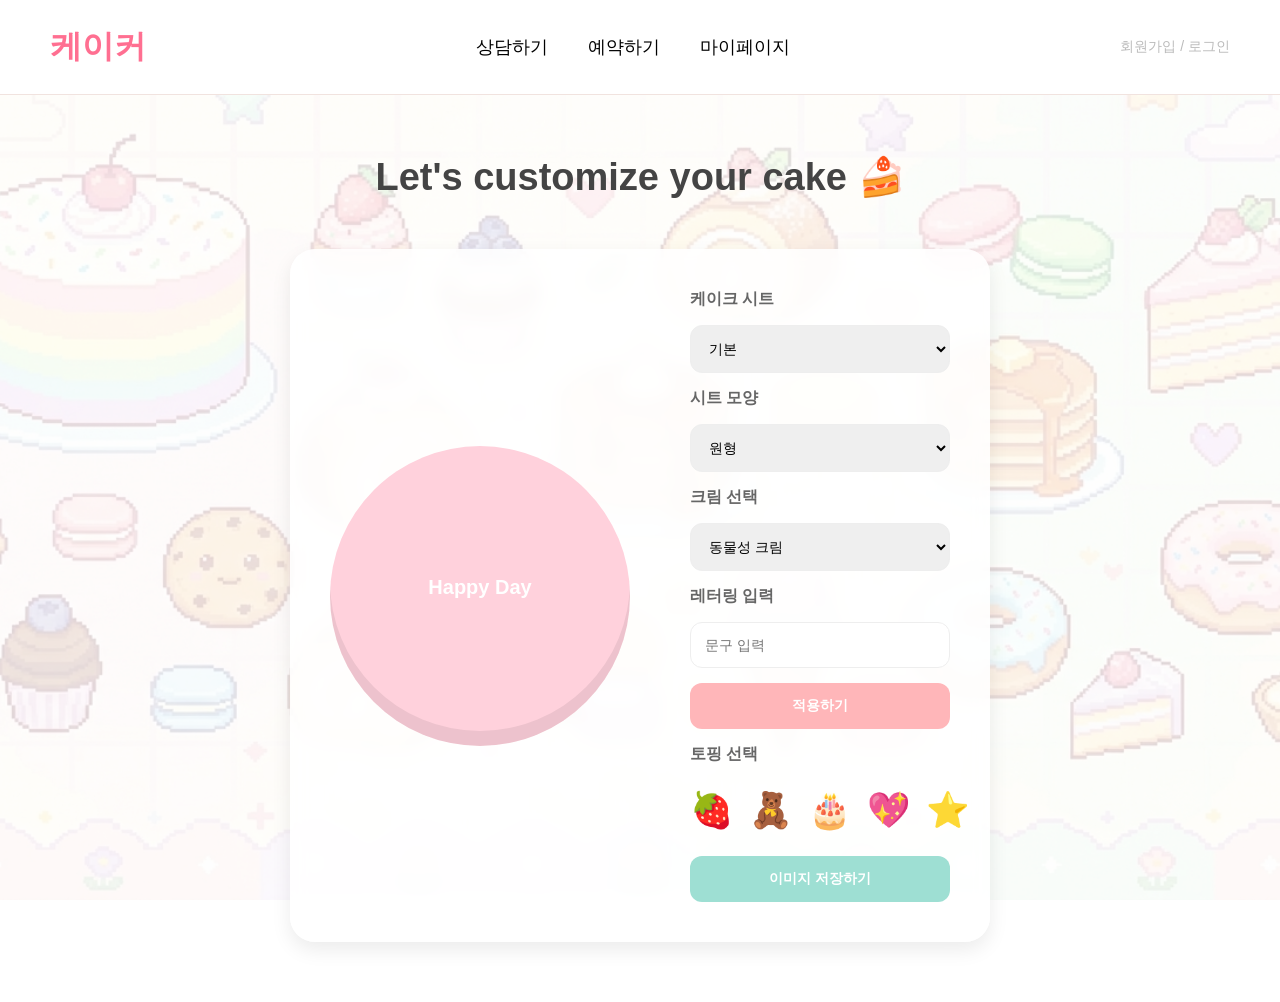
<file: index.html>
<!DOCTYPE html>
<html lang="ko">
<head>
    <meta charset="UTF-8">
    <meta name="viewport" content="width=device-width, initial-scale=1.0">
    <title>dejaja</title>
    <link rel="stylesheet" href="style.css">
</head>
<body>

<header>
    <div class="logo">케이커</div>

    <nav>
        <ul>
            <li>상담하기</li>
            <li>예약하기</li>
            <li>마이페이지</li>
        </ul>
    </nav>

    <div class="auth">
        <a href="signup.html">회원가입</a> /
        <a href="login.html">로그인</a>
    </div>
</header>

<main>
    <h1>Let's customize your cake 🍰</h1>

    <section class="custom-section">
        <div class="custom-box">

            <!-- 케이크 -->
            <div class="cake heart-cake" id="cake" ondrop="drop(event)" ondragover="allowDrop(event)">
                <div id="lettering" class="lettering">Happy Day</div>
            </div>

            <!-- 옵션 -->
            <div class="controls">

                <label>케이크 시트</label>
                <select>
                    <option>기본</option>
                    <option>초코</option>
                    <option>바닐라</option>
                </select>

                <label>시트 모양</label>
                <select>
                    <option>원형</option>
                    <option>하트</option>
                    <option>반원</option>
                    <option>사각형</option>
                </select>

                <label>크림 선택</label>
                <select>
                    <option>동물성 크림</option>
                    <option>식물성 크림</option>
                    <option>요거트 크림</option>
                </select>

                <label>레터링 입력</label>
                <input type="text" id="letterInput" placeholder="문구 입력">
                <button onclick="changeLetter()">적용하기</button>

                <label>토핑 선택</label>
                <div class="toppings">
                    <span draggable="true" ondragstart="drag(event)">🍓</span>
                    <span draggable="true" ondragstart="drag(event)">🧸</span>
                    <span draggable="true" ondragstart="drag(event)">🎂</span>
                    <span draggable="true" ondragstart="drag(event)">💖</span>
                    <span draggable="true" ondragstart="drag(event)">⭐</span>
                </div>

                <button class="save-btn">이미지 저장하기</button>

            </div>
        </div>
    </section>
</main>

<script>
function allowDrop(ev) {
    ev.preventDefault();
}

function drag(ev) {
    ev.dataTransfer.setData("text", ev.target.innerText);
}

function drop(ev) {
    ev.preventDefault();

    const data = ev.dataTransfer.getData("text");
    const topping = document.createElement("div");

    topping.innerText = data;
    topping.className = "dropped-item";
    topping.style.left = (ev.offsetX - 15) + "px";
    topping.style.top = (ev.offsetY - 15) + "px";

    document.getElementById("cake").appendChild(topping);
}

function changeLetter() {
    const text = document.getElementById("letterInput").value;
    document.getElementById("lettering").innerText = text;
}
</script>

</body>
</html>
</file>
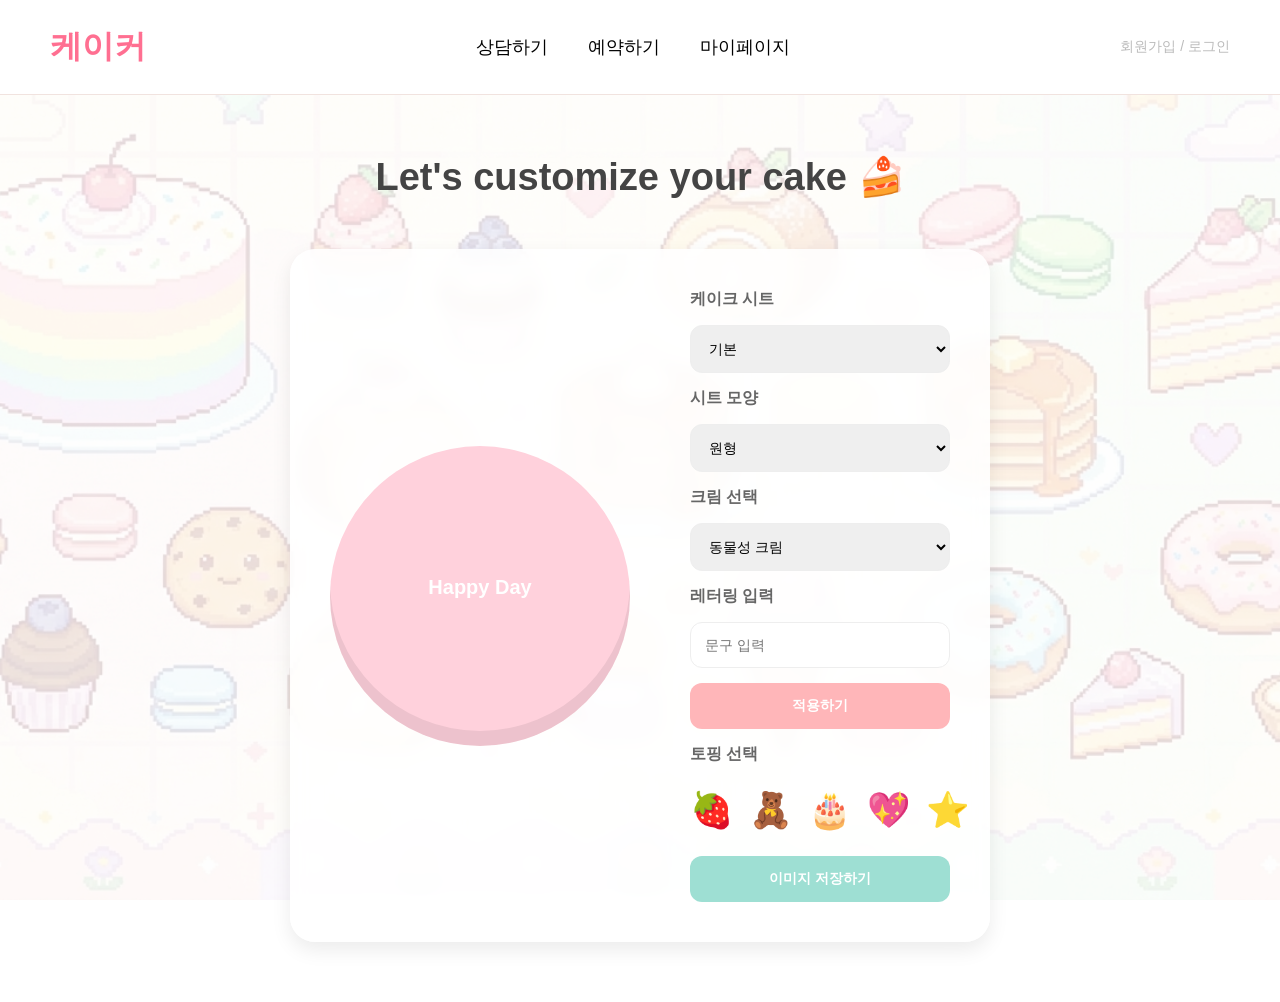
<file: cake.html>
<!DOCTYPE html>
<html lang="ko">
<head>
    <meta charset="UTF-8">
    <meta name="viewport" content="width=device-width, initial-scale=1.0">
    <title>dejaja</title>
    <link rel="stylesheet" href="style.css">
</head>
<body>

<header>
    <div class="logo">케이커</div>

    <nav>
        <ul>
            <li>상담하기</li>
            <li>예약하기</li>
            <li>마이페이지</li>
        </ul>
    </nav>

    <div class="auth">
        <a href="signup.html">회원가입</a> /
        <a href="login.html">로그인</a>
    </div>
</header>

<main>
    <h1>Let's customize your cake 🍰</h1>

    <section class="custom-section">
        <div class="custom-box">

            <!-- 케이크 -->
            <div class="cake heart-cake" id="cake" ondrop="drop(event)" ondragover="allowDrop(event)">
                <div id="lettering" class="lettering">Happy Day</div>
            </div>

            <!-- 옵션 -->
            <div class="controls">

                <label>케이크 시트</label>
                <select>
                    <option>기본</option>
                    <option>초코</option>
                    <option>바닐라</option>
                </select>

                <label>시트 모양</label>
                <select>
                    <option>원형</option>
                    <option>하트</option>
                    <option>반원</option>
                    <option>사각형</option>
                </select>

                <label>크림 선택</label>
                <select>
                    <option>동물성 크림</option>
                    <option>식물성 크림</option>
                    <option>요거트 크림</option>
                </select>

                <label>레터링 입력</label>
                <input type="text" id="letterInput" placeholder="문구 입력">
                <button onclick="changeLetter()">적용하기</button>

                <label>토핑 선택</label>
                <div class="toppings">
                    <span draggable="true" ondragstart="drag(event)">🍓</span>
                    <span draggable="true" ondragstart="drag(event)">🧸</span>
                    <span draggable="true" ondragstart="drag(event)">🎂</span>
                    <span draggable="true" ondragstart="drag(event)">💖</span>
                    <span draggable="true" ondragstart="drag(event)">⭐</span>
                </div>

                <button class="save-btn">이미지 저장하기</button>

            </div>
        </div>
    </section>
</main>

<script>
function allowDrop(ev) {
    ev.preventDefault();
}

function drag(ev) {
    ev.dataTransfer.setData("text", ev.target.innerText);
}

function drop(ev) {
    ev.preventDefault();

    const data = ev.dataTransfer.getData("text");
    const topping = document.createElement("div");

    topping.innerText = data;
    topping.className = "dropped-item";
    topping.style.left = (ev.offsetX - 15) + "px";
    topping.style.top = (ev.offsetY - 15) + "px";

    document.getElementById("cake").appendChild(topping);
}

function changeLetter() {
    const text = document.getElementById("letterInput").value;
    document.getElementById("lettering").innerText = text;
}
</script>

</body>
</html>
</file>
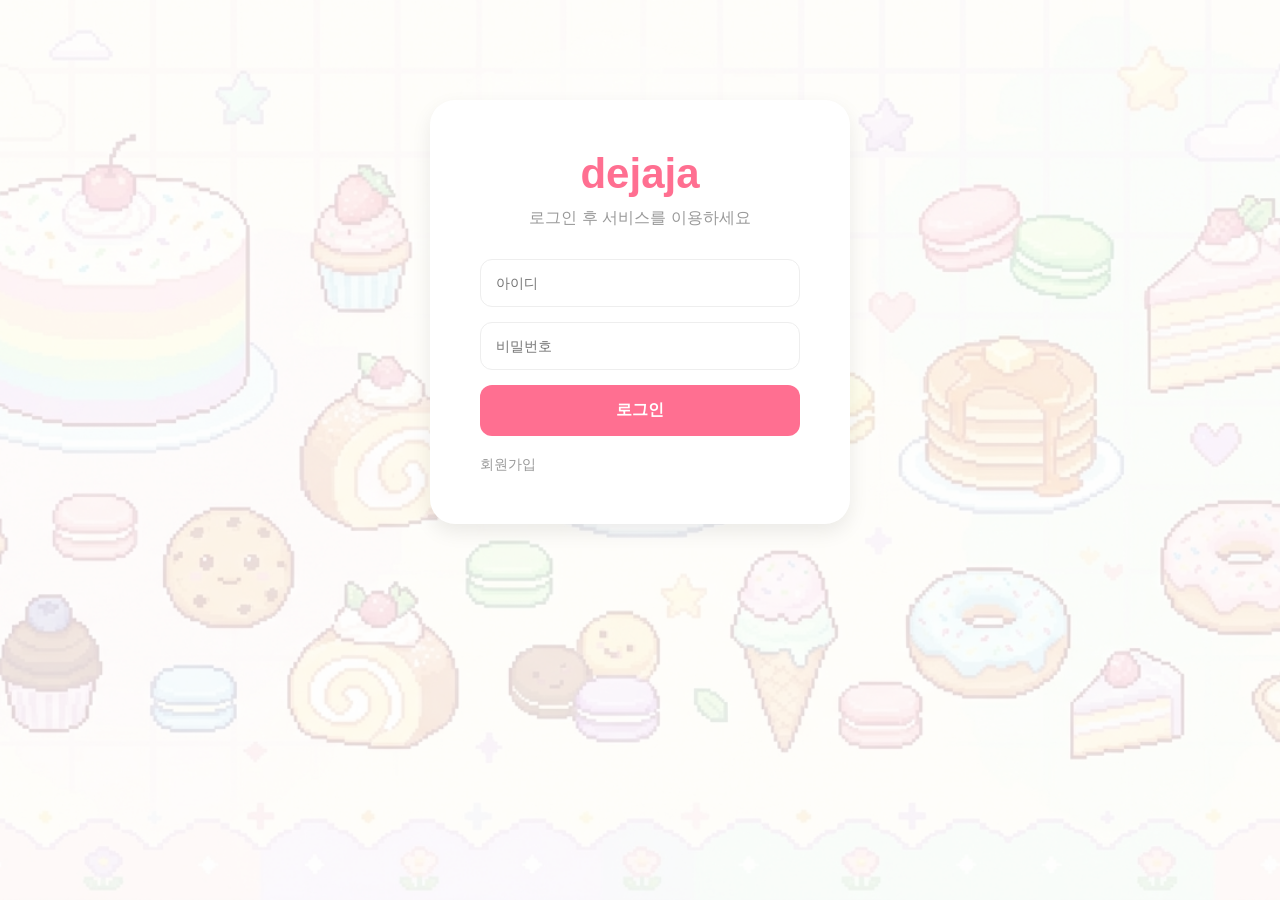
<file: login.html>
<!DOCTYPE html>
<html lang="ko">
<head>
    <meta charset="UTF-8">
    <meta name="viewport" content="width=device-width, initial-scale=1.0">
    <title>로그인</title>
    <link rel="stylesheet" href="style.css">
</head>
<body>

<div class="login-container">
    <h1>dejaja</h1>
    <p>로그인 후 서비스를 이용하세요</p>

    <form>
        <input type="text" placeholder="아이디">
        <input type="password" placeholder="비밀번호">

        <button type="submit" class="login-btn">로그인</button>
    </form>

    <div class="login-links">
        <a href="signup.html">회원가입</a>
    </div>
</div>

</body>
</html>
</file>
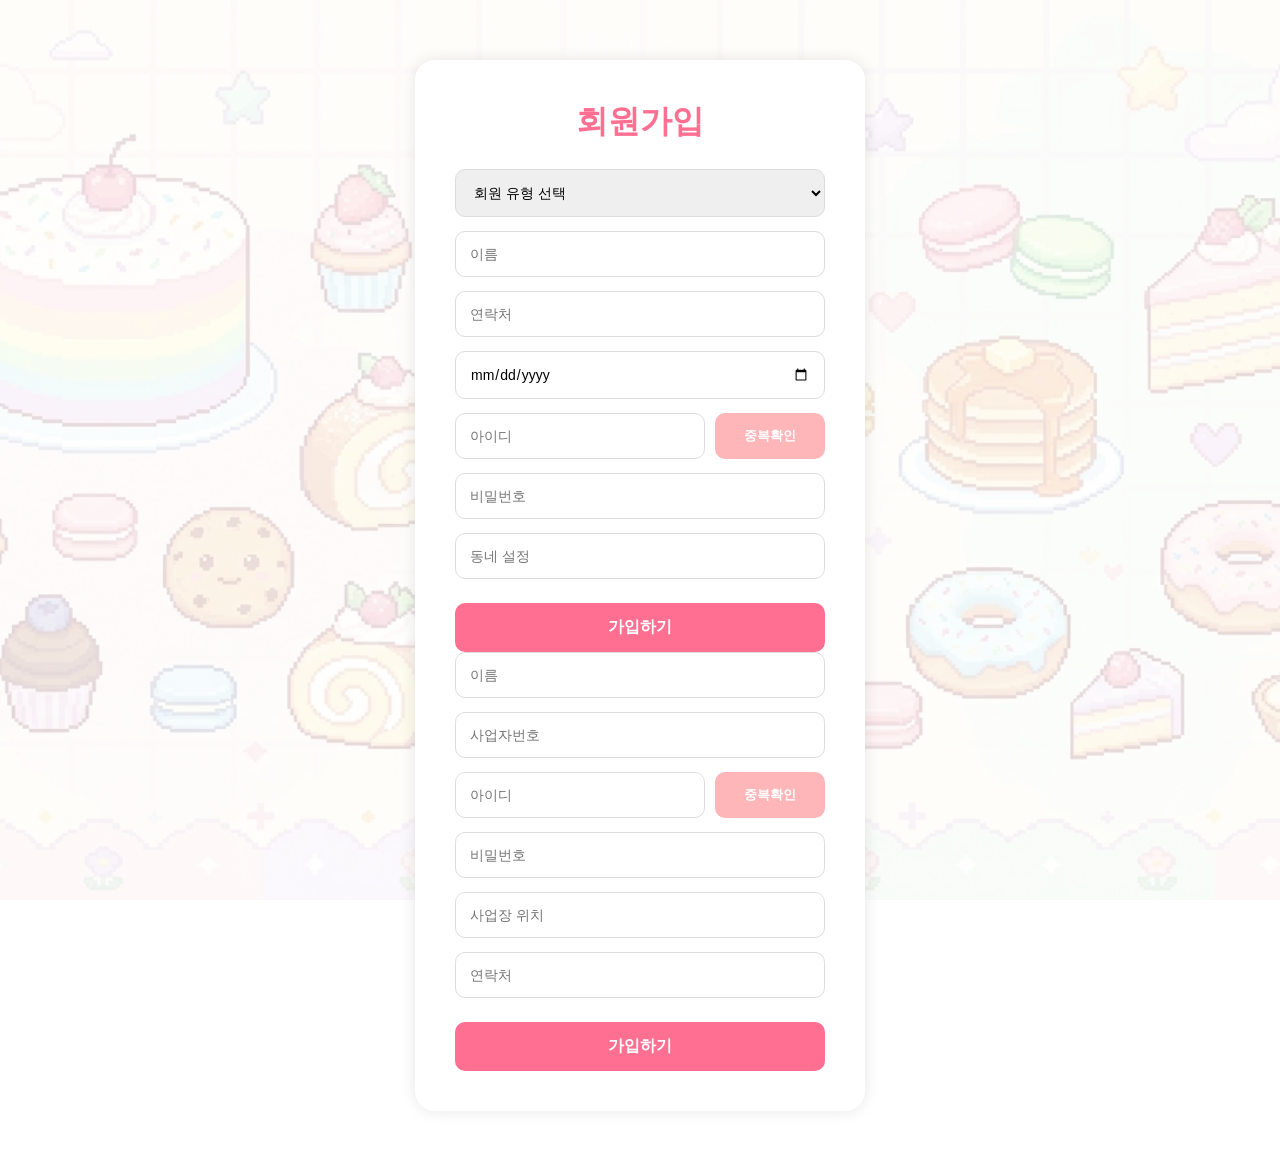
<file: signup.html>
<!DOCTYPE html>
<html lang="ko">
<head>
    <meta charset="UTF-8">
    <meta name="viewport" content="width=device-width, initial-scale=1.0">
    <title>회원가입</title>
    <link rel="stylesheet" href="style.css">
</head>
<body>

<div class="signup-container">
    <h1>회원가입</h1>

    <select id="memberType" onchange="changeForm()">
        <option value="">회원 유형 선택</option>
        <option value="customer">고객</option>
        <option value="owner">사장님</option>
    </select>

    <form id="customerForm" class="hidden">
        <input type="text" placeholder="이름">
        <input type="text" placeholder="연락처">
        <input type="date">

        <div class="id-check">
            <input type="text" placeholder="아이디">
            <button type="button">중복확인</button>
        </div>

        <input type="password" placeholder="비밀번호">
        <input type="text" placeholder="동네 설정">

        <button type="submit" class="submit-btn">가입하기</button>
    </form>

    <form id="ownerForm" class="hidden">
        <input type="text" placeholder="이름">
        <input type="text" placeholder="사업자번호">

        <div class="id-check">
            <input type="text" placeholder="아이디">
            <button type="button">중복확인</button>
        </div>

        <input type="password" placeholder="비밀번호">
        <input type="text" placeholder="사업장 위치">
        <input type="text" placeholder="연락처">

        <button type="submit" class="submit-btn">가입하기</button>
    </form>
</div>

<script>
function changeForm() {
    const type = document.getElementById("memberType").value;

    document.getElementById("customerForm").style.display = "none";
    document.getElementById("ownerForm").style.display = "none";

    if(type === "customer"){
        document.getElementById("customerForm").style.display = "flex";
    }

    if(type === "owner"){
        document.getElementById("ownerForm").style.display = "flex";
    }
}
</script>

</body>
</html>
</file>
<file: style.css>
@charset "utf-8";

*{
    margin:0;
    padding:0;
    box-sizing:border-box;
    font-family:sans-serif;
}

body{
    background-image:url("background.png");
    background-size:cover;
    background-position:center;
    background-repeat:no-repeat;
    background-attachment:fixed;
    position:relative;
}

/* 배경 오버레이 */
body::before{
    content:"";
    position:fixed;
    top:0;
    left:0;
    width:100%;
    height:100%;
    background:rgba(255,255,255,0.72);
    z-index:-1;
}

/* 헤더 */
header{
    display:flex;
    justify-content:space-between;
    align-items:center;
    padding:25px 50px;
    border-bottom:1px solid #f1e3df;
    background:white;
}

.logo{
    font-size:32px;
    font-weight:bold;
    color:#ff6f91;
}

nav ul{
    display:flex;
    gap:40px;
    list-style:none;
}

nav li{
    cursor:pointer;
    font-size:18px;
    font-weight:500;
}

.auth{
    font-size:14px;
    color:#bbb;
}

.auth a{
    text-decoration:none;
    color:#bbb;
}

/* 메인 */
main{
    padding:60px;
    text-align:center;
}

main h1{
    font-size:38px;
    margin-bottom:50px;
    color:#444;
}

/* 커스텀 영역 */
.custom-section{
    display:flex;
    justify-content:center;
}

.custom-box{
    display:flex;
    gap:60px;
    align-items:center;
    padding:40px;
    border-radius:25px;
    background:rgba(255,255,255,0.85);
    backdrop-filter:blur(8px);
    box-shadow:0 8px 20px rgba(0,0,0,0.08);
    animation:fadeUp 1s ease;
}

/* 케이크 */
.cake{
    width:300px;
    height:300px;
    border-radius:50%;
    background:#ffd1dc;
    position:relative;
    display:flex;
    justify-content:center;
    align-items:center;
    overflow:hidden;
    box-shadow: inset 0 -15px 0 rgba(0,0,0,0.07);
    animation:floating 3s ease-in-out infinite;
}

/* 레터링 */
.lettering{
    position:absolute;
    top:130px;
    width:100%;
    text-align:center;
    font-weight:bold;
    font-size:20px;
    color:white;
    z-index:10;
}

/* 드롭된 토핑 */
.dropped-item{
    position:absolute;
    font-size:28px;
    cursor:pointer;
    animation:pop 0.3s ease;
}

/* 옵션 */
.controls{
    display:flex;
    flex-direction:column;
    gap:15px;
    width:260px;
    text-align:left;
}

.controls label{
    font-weight:bold;
    color:#666;
}

.controls select,
.controls input,
.controls button{
    padding:14px;
    border:1px solid #eee;
    border-radius:12px;
    font-size:14px;
}

.controls button{
    background:#ffb6b9;
    border:none;
    color:white;
    font-weight:bold;
    cursor:pointer;
    transition:0.3s;
}

.controls button:hover{
    transform:translateY(-3px);
    background:#ff8da1;
}

/* 토핑 */
.toppings{
    display:flex;
    gap:15px;
    font-size:35px;
    padding:10px 0;
}

.toppings span{
    cursor:grab;
    transition:0.2s;
}

.toppings span:hover{
    transform:scale(1.15);
}

/* 저장 버튼 */
.save-btn{
    background:#9edfd3 !important;
    color:white;
    font-weight:bold;
}

.save-btn:hover{
    background:#7ecfc0 !important;
}

/* 회원가입 */
.signup-container{
    width:450px;
    margin:60px auto;
    padding:40px;
    background:white;
    border-radius:20px;
    box-shadow:0 0 15px rgba(0,0,0,0.1);
    text-align:center;
}

/* 로그인 */
.login-container{
    width:420px;
    margin:100px auto;
    background:white;
    padding:50px;
    border-radius:25px;
    box-shadow:0 8px 20px rgba(0,0,0,0.08);
    text-align:center;
}

/* 애니메이션 */
@keyframes floating{
    0%{transform:translateY(0);}
    50%{transform:translateY(-12px);}
    100%{transform:translateY(0);}
}

@keyframes fadeUp{
    from{
        opacity:0;
        transform:translateY(40px);
    }
    to{
        opacity:1;
        transform:translateY(0);
    }
}

@keyframes pop{
    0%{
        transform:scale(0);
        opacity:0;
    }
    100%{
        transform:scale(1);
        opacity:1;
    }
}

/* =========================
   회원가입 페이지
========================= */

.signup-container{
    width:450px;
    margin:60px auto;
    padding:40px;
    background:white;
    border-radius:20px;
    box-shadow:0 0 15px rgba(0,0,0,0.1);
    text-align:center;
}

.signup-container h1{
    margin-bottom:25px;
    color:#ff6f91;
    font-size:32px;
}

.signup-container select,
.signup-container input{
    width:100%;
    padding:14px;
    margin-bottom:14px;
    border:1px solid #ddd;
    border-radius:10px;
    font-size:14px;
}

.id-check{
    display:flex;
    gap:10px;
    margin-bottom:14px;
}

.id-check input{
    flex:1;
    margin-bottom:0;
}

.id-check button{
    width:110px;
    border:none;
    border-radius:10px;
    background:#ffb6b9;
    color:white;
    cursor:pointer;
    font-weight:bold;
}

.submit-btn{
    width:100%;
    padding:14px;
    border:none;
    border-radius:10px;
    background:#ff6f91;
    color:white;
    font-size:16px;
    cursor:pointer;
    font-weight:bold;
    margin-top:10px;
}

.submit-btn:hover{
    background:#ff4f7a;
}

.back-home{
    display:inline-block;
    margin-top:20px;
    text-decoration:none;
    color:#666;
    font-size:14px;
}

/* =========================
   로그인 페이지
========================= */

.login-container{
    width:420px;
    margin:100px auto;
    background:white;
    padding:50px;
    border-radius:25px;
    box-shadow:0 8px 20px rgba(0,0,0,0.08);
    text-align:center;
}

.login-container h1{
    font-size:42px;
    color:#ff6f91;
    margin-bottom:10px;
}

.login-container p{
    color:#999;
    margin-bottom:30px;
}

.login-container form{
    display:flex;
    flex-direction:column;
    gap:15px;
}

.login-container input{
    padding:15px;
    border:1px solid #eee;
    border-radius:12px;
    font-size:14px;
}

.login-btn{
    padding:15px;
    border:none;
    border-radius:12px;
    background:#ff6f91;
    color:white;
    font-size:16px;
    font-weight:bold;
    cursor:pointer;
}

.login-btn:hover{
    background:#ff4f7a;
}

.login-links{
    margin-top:20px;
    display:flex;
    justify-content:space-between;
    font-size:14px;
}

.login-links a{
    text-decoration:none;
    color:#999;
}
</file>
